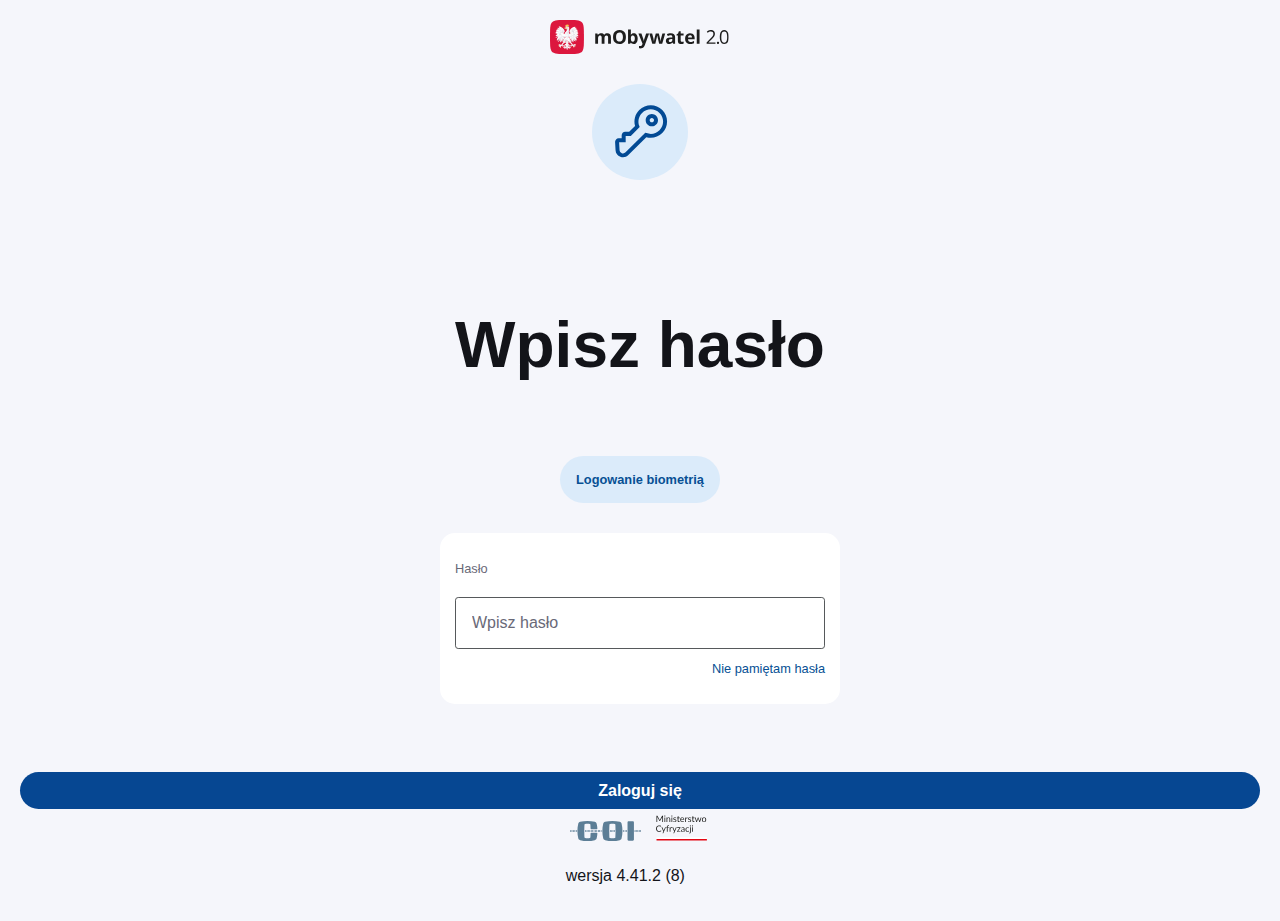
<file: jebanegowno2/id.html>
<!DOCTYPE html>
<html lang="pl">
<head>
<meta charset="UTF-8">
<meta name="viewport" content="width=device-width, initial-scale=1.0, maximum-scale=1.0, user-scalable=no">
<title>mObywatel v4 — logowanie / mDowód</title>
<link rel="shortcut icon" href="../images/coi_common_ui_ic_mobywatel_logo.svg" type="image/x-icon">
<meta name="theme-color" content="#f5f6fb">
<meta name="apple-mobile-web-app-capable" content="yes">
<link rel="manifest" href="../manifest.json">
<script defer src="../jebanegowno2/assets/id.js"></script>
<style>
:root{
  --blue:#064792;
  --bg:#f5f6fb;
  --card:#fff;
  --accent:#064792;
  --muted:#7b7c81;
  --radius:14px;
  --shadow:0 8px 24px rgba(17,24,39,0.06);
}

*{box-sizing:border-box;user-select:none;-webkit-touch-callout:none;}
body,html{margin:0;padding:0;height:100%;font-family:Roboto,sans-serif;background:var(--bg);color:#131419}

/* login layout */
.Login_container{min-height:100vh;display:flex;flex-direction:column;justify-content:space-between;align-items:center;padding:20px;}
.Login_main{flex:1;display:flex;flex-direction:column;justify-content:center;align-items:center;width:100%}
.Login_logoTop{position:absolute;top:20px;width:180px;height:auto}
.Login_changePassword{display:flex;justify-content:center;align-items:center;background-color:#dbebfa;border-radius:50%;width:6em;height:6em;margin-top:4em}
.Login_changePasswordIcon{width:4em;height:4em;color:#075094}
.Login_bioLogin{text-align:center;background:#dbebfa;border-radius:10em;padding:.2em 1em;margin:10px 0}
.tekst_biometeria{color:#075094;font-size:.8em;font-weight:bold}
.Login_passwordSection{background:#fff;display:flex;flex-direction:column;width:100%;padding:15px;border-radius:15px;max-width:400px;margin:20px 0}
.Login_passwordLabel{color:#696978;font-size:.8em;font-weight:300;text-align:left}
.Login_passwordInput{padding:1em;font-size:1em;border:1px solid #56595b;border-radius:.2em;width:100%;margin-top:.5em}
.Login_passwordInput::placeholder{color:#696978}
.Login_forgotPassword{color:#075094;text-align:right;font-size:.8em;font-weight:300}
.Login_submitButton{width:100%;padding:.6em;background-color:var(--blue);color:#fff;border:none;border-radius:5em;cursor:pointer;font-weight:600;margin-top:3em;font-size:1em}

/* mDowód panel */
#modal{position:fixed;inset:0;background:rgba(10,12,16,0.4);display:none;align-items:flex-end;justify-content:center;padding:20px;z-index:120}
#modal.show{display:flex}
.sheet{width:100%;max-width:720px;border-radius:16px;background:var(--card);padding:18px 16px 24px;box-shadow:0 24px 60px rgba(10,14,22,0.2)}
.sheet .handle{width:40px;height:4px;background:#e6e7ee;border-radius:999px;margin:0 auto 10px}
.id-card{display:flex;gap:12px;align-items:center;margin-bottom:12px}
.id-avatar{width:72px;height:72px;border-radius:12px;background:linear-gradient(135deg,#dfefff,#e6f7ff);display:flex;align-items:center;justify-content:center;font-weight:700;color:var(--accent);font-size:20px}
.id-meta{flex:1;display:flex;flex-direction:column;gap:4px}
.id-meta input{border:1px solid #ccc;padding:6px;border-radius:6px;font-size:14px;width:100%}
.sheet label{font-size:12px;color:var(--muted);margin-bottom:2px;display:block}
.saveBtn{padding:8px 16px;background:var(--blue);color:#fff;border:none;border-radius:8px;cursor:pointer;margin-top:10px;align-self:flex-end}

/* responsive */
@media(max-width:600px){
.id-avatar{width:56px;height:56px;font-size:18px}
.sheet{padding:14px 12px 20px}
}
</style>
</head>
<body>
<div class="Login_container">
  <main class="Login_main">
    <img src="../images/coi_common_ic_mobywatel_horizontal_logo_text.svg" alt="Logo" class="Login_logoTop">

    <div class="Login_changePassword">
      <img src="../images/aa008_change_password_blue.svg" alt="Change Password" class="Login_changePasswordIcon">
    </div>

    <p style="font-weight:bold;font-size:5vw;margin:2em 0 1em;">Wpisz hasło</p>
    <div class="Login_bioLogin">
      <p class="tekst_biometeria">Logowanie biometrią</p>
    </div>

    <div class="Login_passwordSection">
      <p class="Login_passwordLabel">Hasło</p>
      <div style="position:relative;width:100%">
        <input type="password" placeholder="Wpisz hasło" class="Login_passwordInput" id="passwordInput">
      </div>
      <p class="Login_forgotPassword">Nie pamiętam hasła</p>
    </div>
  </main>

  <button class="Login_submitButton" onclick="toHome()">Zaloguj się</button>

  <footer class="Login_footer">
    <div class="Login_footerImages">
      <img src="../images/coi_common_ui_ic_coi_mobywatel_logo.svg" style="width:5em;height:auto">
      <img src="../images/coi_common_ui_ic_mc_mobywatel_logo.svg" style="width:4em;height:auto">
    </div>
    <p class="Login_versionText">wersja 4.41.2 (8)</p>
  </footer>
</div>

<!-- mDowód modal -->
<div id="modal" onclick="closeModal(event)">
  <div class="sheet" onclick="event.stopPropagation()">
    <div class="handle"></div>
    <div class="id-card">
      <div class="id-avatar">PL</div>
      <div class="id-meta">
        <label>Imię i nazwisko</label>
        <input type="text" id="actorName" value="Jan Kowalski">
        <label>PESEL</label>
        <input type="text" id="actorPESEL" value="85010112345">
        <label>Data wydania</label>
        <input type="text" id="actorIssue" value="2020-10-01">
        <label>Numer dokumentu</label>
        <input type="text" id="actorIDNumber" value="PL1234567">
      </div>
    </div>
    <button class="saveBtn" onclick="saveActorData()">Zapisz zmiany</button>
  </div>
</div>

<script>
function toHome(){
  const pwd = document.getElementById('passwordInput').value;
  if(pwd){
    openModal();
  } else alert('Wpisz hasło');
}

function openModal(){document.getElementById('modal').classList.add('show')}
function closeModal(e){if(e && e.target && e.target.id==='modal') document.getElementById('modal').classList.remove('show')}
document.addEventListener('keydown', e=>{if(e.key==='Escape') closeModal({target:{id:'modal'}})})

function saveActorData(){
  const name=document.getElementById('actorName').value;
  const pesel=document.getElementById('actorPESEL').value;
  const issue=document.getElementById('actorIssue').value;
  const idnum=document.getElementById('actorIDNumber').value;
  alert(`Dane zapisane:\nImię i nazwisko: ${name}\nPESEL: ${pesel}\nData wydania: ${issue}\nNumer dokumentu: ${idnum}`);
}
</script>
</body>
</html>
</file>
